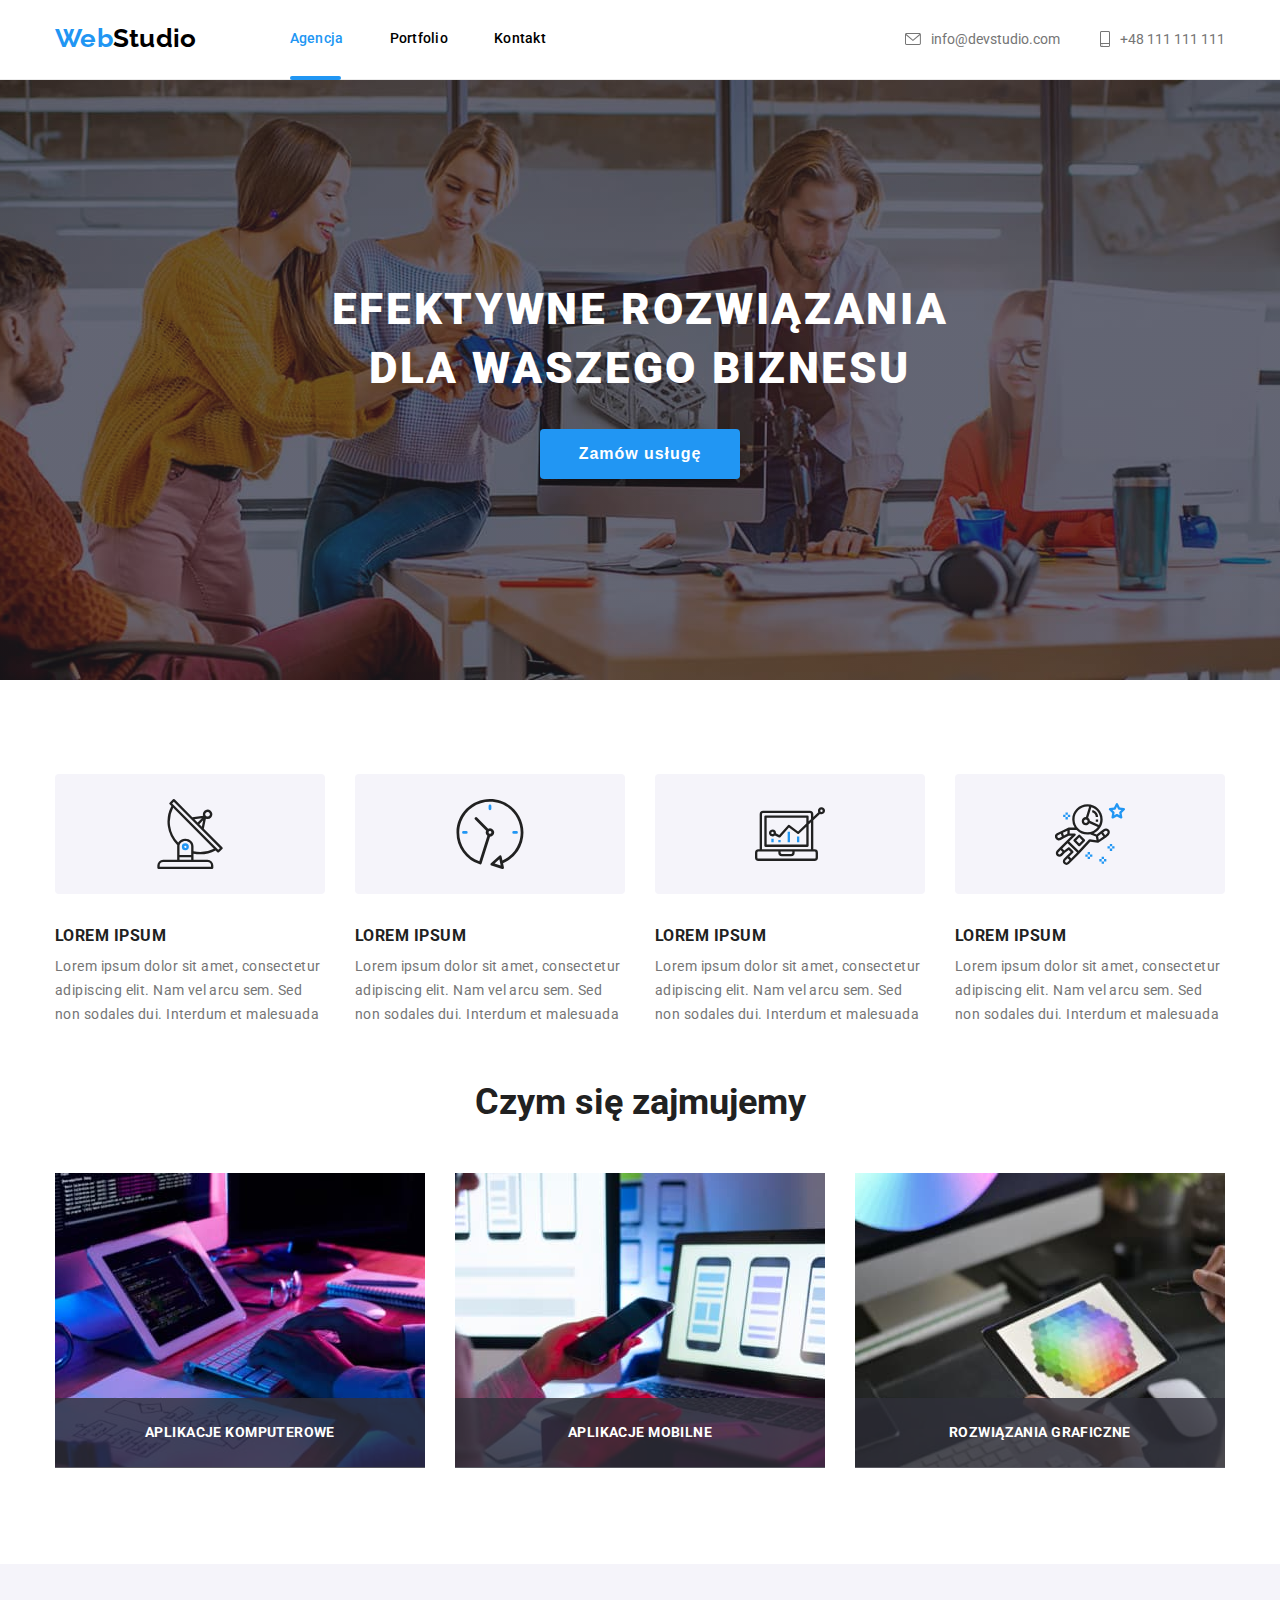
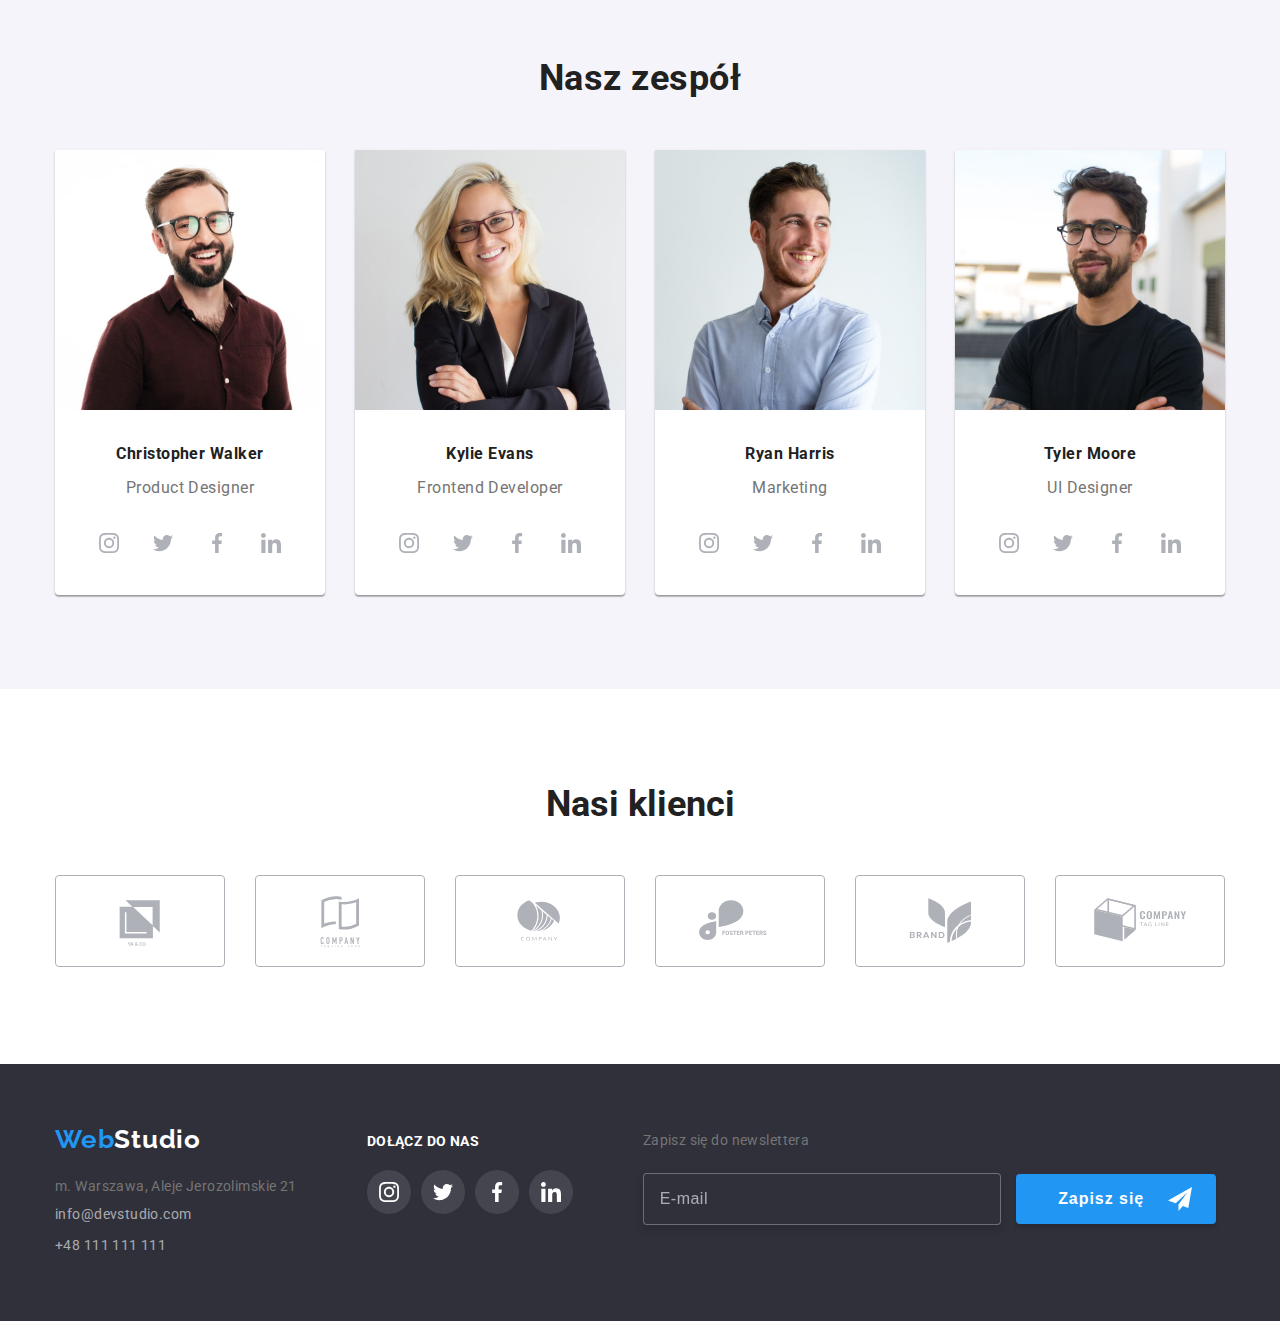
<file: index.html>
<!DOCTYPE html>
<html lang="pl">
  <head>
    <meta charset="UTF-8">
    <meta http-equiv="X-UA-Compatible" content="IE=edge">
    <meta name="viewport" content="width=device-width, initial-scale=1.0">
    <title>hw6-main page</title>
    <link
      rel="stylesheet"
      href="https://cdnjs.cloudflare.com/ajax/libs/modern-normalize/1.1.0/modern-normalize.min.css"
      integrity="sha512-wpPYUAdjBVSE4KJnH1VR1HeZfpl1ub8YT/NKx4PuQ5NmX2tKuGu6U/JRp5y+Y8XG2tV+wKQpNHVUX03MfMFn9Q=="
      crossorigin="anonymous"
      referrerpolicy="no-referrer"
    >
    <link rel="stylesheet" href="./css/styles.css">

    <link rel="preconnect" href="https://fonts.googleapis.com">
    <link rel="preconnect" href="https://fonts.gstatic.com" crossorigin>
    <link 
    href="https://fonts.googleapis.com/css2?family=Raleway:wght@700&family=Roboto:ital,wght@0,500;0,700;0,900;1,400&display=swap" rel="stylesheet">
</head>
<body>
  <header class="header">
    <section class="container">

      <nav class="navigation">
        
        <ul class="navigation-list">

          <li><a class="logo" href="./index.html"><span class="blue">Web</span>Studio</a></li>
          <li>
            <a
            class="agencja-active-line"
            href="./index.html">
            <span>Agencja</span>
          </a>
        </li>
          <li class="link-portfolio"><a href="./portfolio.html" class="link">Portfolio</a></li>
          <li class="link-kontakt"><a href="#" class="link">Kontakt</a></li>
        </ul>
    
      <ul class="header-link">
        <li class="header-icon">
          <a href="mailto:info@devstudio.com" class="contact">  
          <svg class="envelope" width="16" height="12">
            <use href="./images/icon.svg#icon-envelope"></use>
          </svg>
          <span>info@devstudio.com</span>
        </a>
        </li>  

        <li class="header-icon">
          <a href="tel:48111111111" class="contact">  
          <svg class="smart" width="10" height="16">
            <use href="./images/icon.svg#icon-smartphone"></use>
          </svg>
          <span>+48 111 111 111</span>
        </a>
        </li>       
      </ul>
    </nav>
</section>
</header>

<section class="efect-section">
  <div class="container">
    <p class="efect-tittle">
      EFEKTYWNE ROZWIĄZANIA <br />
      DLA WASZEGO BIZNESU
    </p>
    <button class="efect-button-dark-bground" type="button" data-modal-open>
      Zamów usługę
    </button>
  </div>
</section>

  <section class="icons-item">
    <div class="container">
  
      <ul class="lorem">
  
        <li class="icons-background">
          <div>
            <svg class="icons" width="70" height="70">
              <use href="./images/icon.svg#icon-antenna"></use>
            </svg>
          </div>  
        <h3 class="title-l">LOREM IPSUM</h3>
        <p class="txt-l">
          Lorem ipsum dolor sit amet, consectetur adipiscing elit. Nam vel arcu sem. Sed non sodales dui. Interdum et malesuada</p>
      </li>

      <li class="icons-background">
        <div>
          <svg class="icons" width="70" height="70">
            <use href="./images/icon.svg#icon-clock"></use>
          </svg>
        </div>
        <h3 class="title-l">LOREM IPSUM</h3>
        <p class="txt-l">
          Lorem ipsum dolor sit amet, consectetur adipiscing elit. Nam vel arcu sem. Sed non sodales dui. Interdum et malesuada
        </p>
      </li> 

     <li class="icons-background">
      <div>
          <svg class="icons" width="70" height="70">
            <use href="./images/icon.svg#icon-diagram"></use>
          </svg>
        </div>
        <h3 class="title-l">LOREM IPSUM</h3>
        <p class="txt-l">Lorem ipsum dolor sit amet, consectetur adipiscing elit. Nam vel arcu sem. Sed non sodales dui. Interdum et malesuada</p>
      </li>  
      
      <li class="icons-background">
        <div>
          <svg class="icons" width="70" height="70">
            <use href="./images/icon.svg#icon-astronaut"></use>
          </svg>
        </div>
        <h3 class="title-l">LOREM IPSUM</h3>
        <p class="txt-l">Lorem ipsum dolor sit amet, consectetur adipiscing elit. Nam vel arcu sem. Sed non sodales dui. Interdum et malesuada</p>
      </li> 
    
    </ul>
    </div>
    </section>

    <section class="container">

      <div class="images">

      <h2 class="images-title">Czym się zajmujemy</h2>
        <ul class="images-all">

          <li class="fot">
        <img 
          src="./images/images-1/computer-keyboard1.jpg" 
          alt="keyboard" width="370" height="294">
          <p class="fot-opis">Aplikacje komputerowe</p>
        </li>

        <li class="fot">
          <img 
          src="./images/images-1/IPhone2.jpg" 
          alt="IPhone" width="370" height="294">
            <p class="fot-opis">Aplikacje mobilne</p>
          </li>

          <li class="fot">
            <img 
            src="./images/images-1/colors3.jpg" 
            alt="colors" width="370" height="294">
              <p class="fot-opis">Rozwiązania graficzne</p>
            </li>
      </ul>
      </div>
    </section>

<section class="team">
      <div class="container">
      <h2 class="team-title">Nasz zespół</h2>
      <ul class="teams">
        <li class="foto">
          <img src="./images/images-team2/christopher-walker1.jpg" alt="Christopher Walker" width="270" height="260">
          <h4 class="name">Christopher Walker</h4>
          <p class="job">Product Designer</p>
          <div class="team-icon-svg">
              <div class="bg-team-icon-svg">
                <svg class="team-icon" width="20" height="20">
                  <use href="./images/icon.svg#icon-instagram"></use>
                </svg>
              </div>
              <div class="bg-team-icon-svg">
                <svg class="team-icon" width="20" height="20">
                  <use href="./images/icon.svg#icon-twitter"></use>
                </svg>
              </div>
              <div class="bg-team-icon-svg">
                <svg class="team-icon" width="20" height="20">
                  <use href="./images/icon.svg#icon-facebook"></use>
                </svg>
              </div>
              <div class="bg-team-icon-svg">
                <svg class="team-icon" width="20" height="20">
                  <use href="./images/icon.svg#icon-linkedin"></use>
                </svg>
              </div>
              </div>
          </li>
        <li class="foto">
          <img src="./images/images-team2/kylie-evans2.jpg" alt="Kylie Evans" width="270" height="260">
          <h4 class="name">Kylie Evans</h4>
          <p class="job">Frontend Developer</p>
        <div class="team-icon-svg">
          <div class="bg-team-icon-svg">
            <svg class="team-icon" width="20" height="20">
              <use href="./images/icon.svg#icon-instagram"></use>
            </svg>
          </div>
          <div class="bg-team-icon-svg">
            <svg class="team-icon" width="20" height="20">
              <use href="./images/icon.svg#icon-twitter"></use>
            </svg>
          </div>
          <div class="bg-team-icon-svg">
            <svg class="team-icon" width="20" height="20">
              <use href="./images/icon.svg#icon-facebook"></use>
            </svg>
          </div>
          <div class="bg-team-icon-svg">
            <svg class="team-icon" width="20" height="20">
              <use href="./images/icon.svg#icon-linkedin"></use>
            </svg>
          </div>
      </div>
      </li>
        <li class="foto">
          <img src="./images/images-team2/ryan-harris3.jpg" alt="Ryan Harris" width="270" height="260">
          <h4 class="name">Ryan Harris</h4>
          <p class="job">Marketing</p>
          <div class="team-icon-svg">
            <div class="bg-team-icon-svg">
              <svg class="team-icon" width="20" height="20">
                <use href="./images/icon.svg#icon-instagram"></use>
              </svg>
            </div>
            <div class="bg-team-icon-svg">
              <svg class="team-icon" width="20" height="20">
                <use href="./images/icon.svg#icon-twitter"></use>
              </svg>
            </div>
            <div class="bg-team-icon-svg">
              <svg class="team-icon" width="20" height="20">
                <use href="./images/icon.svg#icon-facebook"></use>
              </svg>
            </div>
            <div class="bg-team-icon-svg">
              <svg class="team-icon" width="20" height="20">
                <use href="./images/icon.svg#icon-linkedin"></use>
              </svg>
            </div>
        </div>
      </li>
        <li class="foto">
          <img src="./images/images-team2/tyler-moore4.jpg" alt="Tyler Moore" width="270" height="260">
          <h4 class="name">Tyler Moore</h4>
          <p class="job">UI Designer</p>
          <div class="team-icon-svg">
            <div class="bg-team-icon-svg">
              <svg class="team-icon" width="20" height="20">
                <use href="./images/icon.svg#icon-instagram"></use>
              </svg>
            </div>
            <div class="bg-team-icon-svg">
              <svg class="team-icon" width="20" height="20">
                <use href="./images/icon.svg#icon-twitter"></use>
              </svg>
            </div>
            <div class="bg-team-icon-svg">
              <svg class="team-icon" width="20" height="20">
                <use href="./images/icon.svg#icon-facebook"></use>
              </svg>
            </div>
            <div class="bg-team-icon-svg">
              <svg class="team-icon" width="20" height="20">
                <use href="./images/icon.svg#icon-linkedin"></use>
              </svg>
            </div>
        </div>
        </li>
        </ul>
    </section>

    <section class="our-clients">
      <div class="container">

        <h2 class="our-clients-tittle">Nasi klienci</h2>

        <ul class="our-clients-logo-all">
          <li class="our-clients-logo">
            <a href="#" target="_blank" class="our-clients-link">
              <svg class="our-clients-icon" width="170" height="92">
                <use href="./images/icon.svg#icon-Client-1"></use>
              </svg>
            </a>
          </li>
          <li class="our-clients-logo">
            <a href="#" target="_blank" class="our-clients-link">
              <svg class="our-clients-icon" width="170" height="92">
                <use href="./images/icon.svg#icon-Client-2"></use>
              </svg>
            </a>
          </li>
          <li class="our-clients-logo">
            <a href="#" target="_blank" class="our-clients-link">
              <svg class="our-clients-icon" width="170" height="92">
                <use href="./images/icon.svg#icon-Client-3"></use>
              </svg>
            </a>
          </li>
          <li class="our-clients-logo">
            <a href="#" target="_blank" class="our-clients-link">
              <svg class="our-clients-icon" width="170" height="92">
                <use href="./images/icon.svg#icon-Client-4"></use>
              </svg>
            </a>
          </li>
          <li class="our-clients-logo">
            <a href="#" target="_blank" class="our-clients-link">
              <svg class="our-clients-icon" width="170" height="92">
                <use href="./images/icon.svg#icon-Client-5"></use>
              </svg>
            </a>
          </li>
          <li class="our-clients-logo">
            <a href="#" target="_blank" class="our-clients-link">
              <svg class="our-clients-icon" width="170" height="92">
                <use href="./images/icon.svg#icon-Client-6"></use>
              </svg>
            </a>
          </li>
        </ul>
      </div>
    </section>

      <footer class="footer">
    <section class="container"> 
      
      <ul class="footer-layout">
        <li>
      <p class="footer-logo"><span class="blue">Web</span>Studio</p>
      <address class="adress">
        <p>m. Warszawa, Aleje Jerozolimskie 21</p>
      </address>
      <div class="foot">     
        <a class="footer-mail" href="mailto:info@devstudio.com">info@devstudio.com</a><br />
        <a class="footer-tel" href="tel:48111111111">+48 111 111 111</a>
      </div>
    </li>
      <li>
        <p class="join-us">Dołącz do nas</p>
        <ul class="join-icon">
          <li class="footer-icon-svg">
            <div class="bg-footer-icon-svg">
              <svg class="footer-icon" width="20" height="20">
                <use href="./images/icon.svg#icon-instagram"></use>
              </svg>
            </div>
          </li>
          <li class="footer-icon-svg">
            <div class="bg-footer-icon-svg">
              <svg class="footer-icon" width="20" height="20">
                <use href="./images/icon.svg#icon-twitter"></use>
              </svg>
            </div>
          </li>
          <li class="footer-icon-svg">
            <div class="bg-footer-icon-svg">
              <svg class="footer-icon" width="20" height="20">
                <use href="./images/icon.svg#icon-facebook"></use>
              </svg>
            </div>
          </li>
            <li class="footer-icon-svg">
            <div class="bg-footer-icon-svg">
              <svg class="footer-icon" width="20" height="20">
                <use href="./images/icon.svg#icon-linkedin"></use>
              </svg>
            </div>
            </li>
    </ul>

<li>
<div class="newsletter">
  <p class="footer-paragraph">Zapisz się do newslettera</p>
  <div class="footer-icons-position">
    <form name="footer-news-letter" autocomplete="on" method="POST" validate>
      <!-- action="javascript:void(0);" -->
      <input
        class="news-letter-email"
        type="email"
        name="email"
        placeholder="E-mail"
        title="Podaj adres e-mail"
        pattern="
        ^(?P<local>[a-zA-Z0-9.!#$%&'*+/=?^_\x60{|}~-]+)@(?P<domain>[a-zA-Z0-9](?:[a-zA-Z0-9-]{0,61}[a-zA-Z0-9])?(?:\.[a-zA-Z0-9](?:[a-zA-Z0-9-]{0,61}[a-zA-Z0-9])?)*)$"
        required
      />
      <button class="news-letter-submit" type="submit">
        Zapisz się<svg class="news-letter-submit-svg" width="24" height="24">
          <use href="./images/icon2.svg#icon-icon-send"></use>
        </svg>
      </button>
    </form>
  </div>
</li>

</div>
</div>

</ul>
</section>
</footer>
    </body>

  
  
<!--Modal Window -->
<div class="backdrop is-hidden" data-modal>
<div class="modal">
  <button type="button" class="close-btn" data-modal-close>
    <svg width="20" height="20">
      <use href="./images/icon2.svg#icon-close-black"></use>
    </svg>
  </button>


  <div class="modal-container">
    <p class="modal-paragraph">Zostaw swoje dane w formularzu poniżej</p>
    <form name="zamow_usluge" autocomplete="on" method="POST" validate>
      <!-- action="javascript:void(0);" -->
      <label class="modal-label"
        >Imię
        <input
          class="modal-inputs"
          type="text"
          name="username"
          minlength="2"
          maxlength="50"
          pattern="^[a-zA-Z]+$"
          title="Podaj imię"
          autocomplete="name"
          placeholder=" "
          required
        /><svg class="modal-svg-pos" width="18" height="18">
          <use href="./images/icon2.svg#icon-person-black"></use>
        </svg>
      </label>

      <label class="modal-label">
        Telefon
        <input
          class="modal-inputs"
          type="tel"
          name="phone_number"
          title="Wprowadź numer telefonu opcjonalnie"
        /><svg class="modal-svg-pos" width="18" height="18">
          <use href="./images/icon2.svg#icon-phone-black"></use>
        </svg>
      </label>

      <label class="modal-label">
        Email
        <input
          class="modal-inputs"
          type="email"
          name="email"
          title="Podaj adres e-mail"
          pattern="
          ^(?P<local>[a-zA-Z0-9.!#$%&'*+/=?^_\x60{|}~-]+)@(?P<domain>[a-zA-Z0-9](?:[a-zA-Z0-9-]{0,61}[a-zA-Z0-9])?(?:\.[a-zA-Z0-9](?:[a-zA-Z0-9-]{0,61}[a-zA-Z0-9])?)*)$"
          placeholder=" "
          required
        /><svg class="modal-svg-pos" width="18" height="18">
          <use href="./images/icon2.svg#icon-email-black"></use>
        </svg>
      </label>

      <label class="modal-label-textarea"
        >Komentarz<textarea
          class="modal-inputs modal-textarea"
          name="feedback"
          rows="7"
          placeholder="Wprowadź tekst"
          title="Wprowadź informacje lub zapytaj"
        ></textarea>
      </label>
      <label class="modal-checkbox">
        <input class="modal-checkbox-style" type="checkbox" name="agreement" />Oświadczam iż
        akceptuję
        <a class="modal-links links_focus_settings" href="#" target="_blank">Regulamin</a
        >&nbspi&nbsp<a class="modal-links links_focus_settings" href="#" target="_blank"
          >Politykę Prywatności.</a
        >
      </label>
      <button class="modal-submit" type="submit">Wyślij</button>
    </form>
  </div>
</div>
</div>
<!-- Java Script scripts -->
<script src="js/modal.js"></script>


  </body>
</html>
</file>
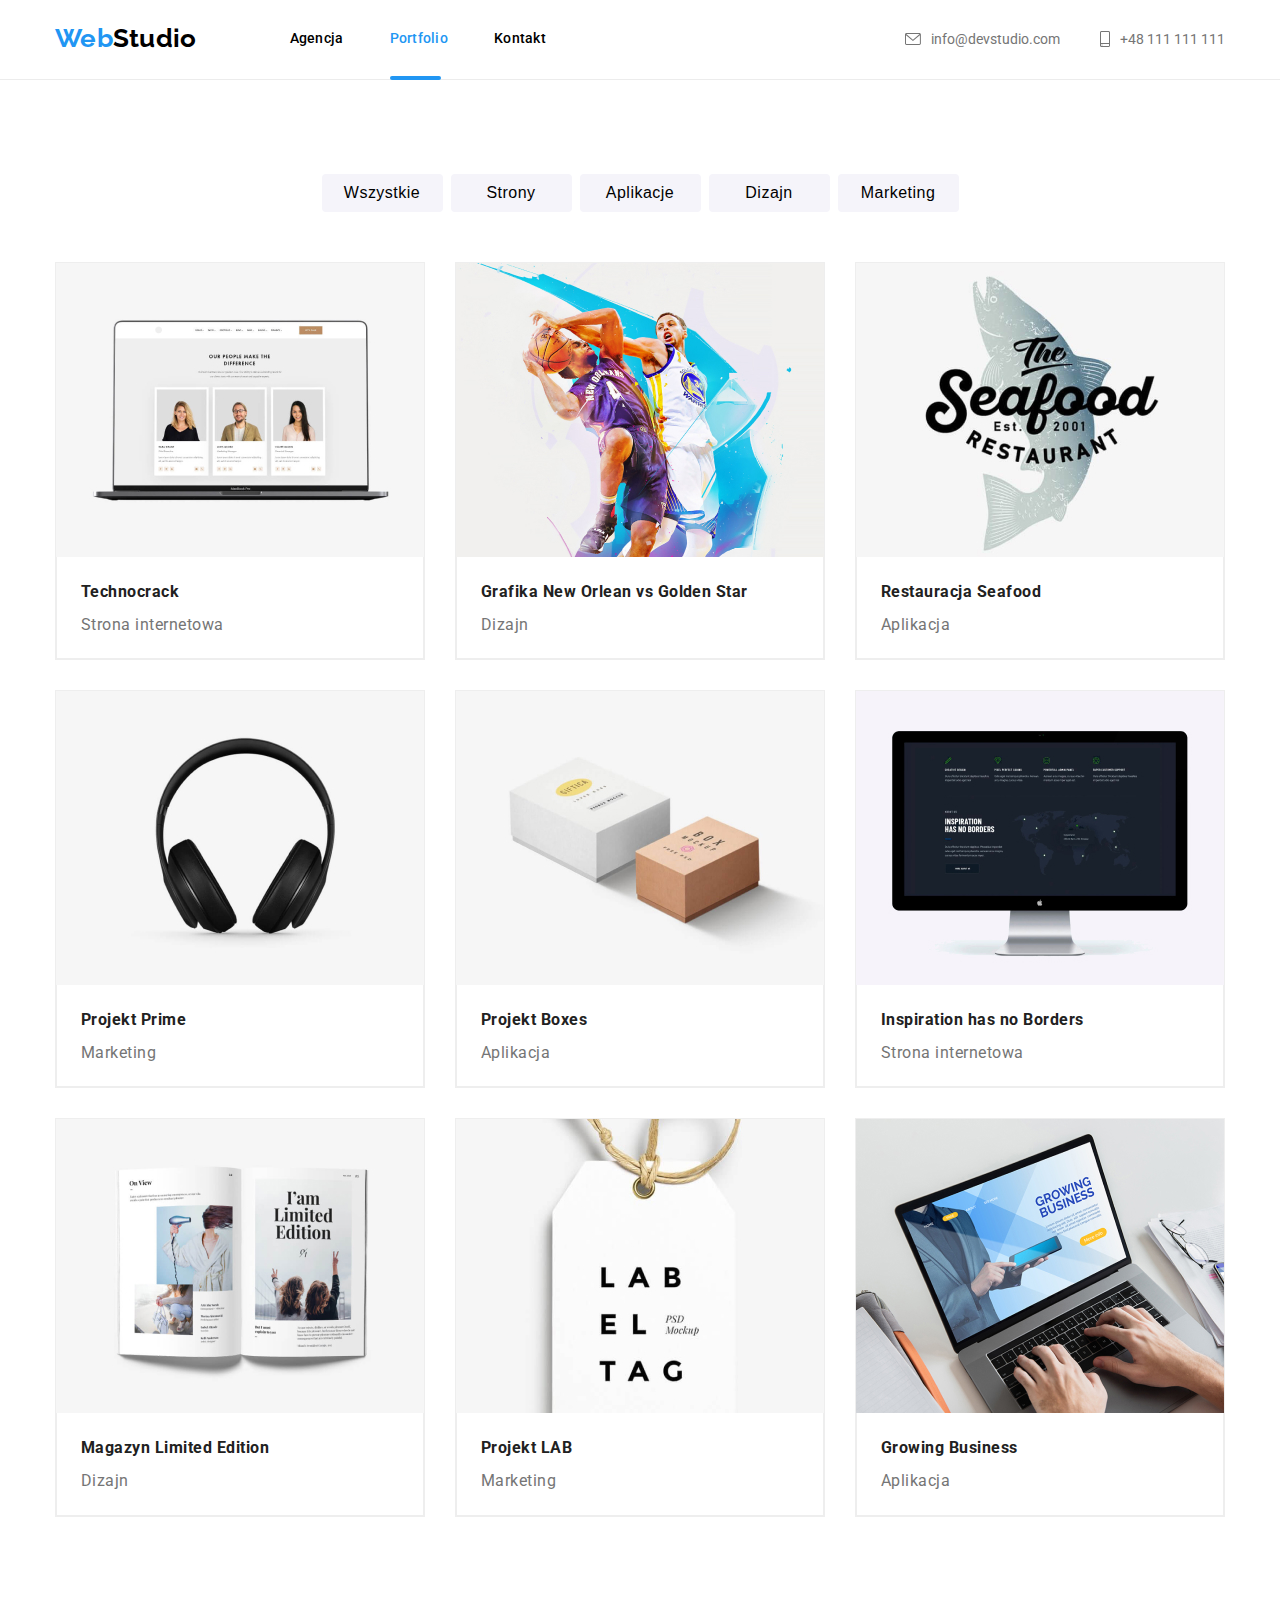
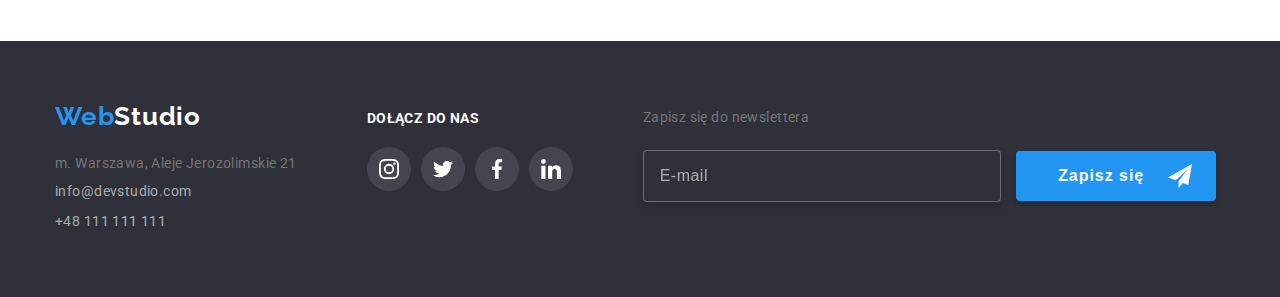
<file: portfolio.html>
<!DOCTYPE html>
<html lang="pl">
  <head>
    <meta charset="UTF-8">
    <meta http-equiv="X-UA-Compatible" content="IE=edge">
    <meta name="viewport" content="width=device-width, initial-scale=1.0">
    <title>hw6-main page</title>
    <link
      rel="stylesheet"
      href="https://cdnjs.cloudflare.com/ajax/libs/modern-normalize/1.1.0/modern-normalize.min.css"
      integrity="sha512-wpPYUAdjBVSE4KJnH1VR1HeZfpl1ub8YT/NKx4PuQ5NmX2tKuGu6U/JRp5y+Y8XG2tV+wKQpNHVUX03MfMFn9Q=="
      crossorigin="anonymous"
      referrerpolicy="no-referrer"
    >
    <link rel="stylesheet" href="./css/styles.css">

    <link rel="preconnect" href="https://fonts.googleapis.com">
    <link rel="preconnect" href="https://fonts.gstatic.com" crossorigin>
    <link 
    href="https://fonts.googleapis.com/css2?family=Raleway:wght@700&family=Roboto:ital,wght@0,500;0,700;0,900;1,400&display=swap" rel="stylesheet">
</head>
<body>
  <header class="header">
    <section class="container">

      <nav class="navigation">
        
        <ul class="navigation-list">
          <li><a class="logo" href="./index.html"><span class="blue">Web</span>Studio</a></li>
          <li class="link-agencja"><a href="./index.html" class="link">Agencja</a></li>
          <li class="link-portfolio">
            <a 
            class="portfolio-active-line"
            href="./portfolio.html">Portfolio</a></li>
          <li class="link-kontakt"><a href="#" class="link">Kontakt</a></li>
        </ul>
    
      <ul class="header-link">
        <li class="header-icon">
          <a href="mailto:info@devstudio.com" class="contact">  
          <svg class="envelope" width="16" height="12">
            <use href="./images/icon.svg#icon-envelope"></use>
          </svg>
          <span>info@devstudio.com</span>
        </a>
        </li>  

        <li class="header-icon">
          <a href="tel:48111111111" class="contact">  
          <svg class="smart" width="10" height="16">
            <use href="./images/icon.svg#icon-smartphone"></use>
          </svg>
          <span>+48 111 111 111</span>
        </a>
        </li>       
      </ul>
    </nav>
</section>
</header>

  <section class="container">
    <nav class="buttons">
        <ul class="cursor">
          <li><button class="cursor-button" type="button">Wszystkie</button></li>
          <li><button class="cursor-button" type="button">Strony</button></li>
          <li><button class="cursor-button" type="button">Aplikacje</button></li>
          <li><button class="cursor-button" type="button">Dizajn</button></li>
          <li><button class="cursor-button" type="button">Marketing</button></li>        
      </ul>
      </nav>
  </section>

    <!-- portfolio -->

    <section class="container">
      <ul class="all-cards overlay-setup">

        <li class="card">
          <img class="imgs" src="./images/1-Technocrack.jpg" alt="Technocrack" width="370" height="294">
        <div class="overlay-box">
          Technocrack jest popularną platformą wykorzystywaną do rozpowszechniania koronawirusa.
          Firmy wykorzystują tę platformę do celów szpiegowskich i ataków na niezabezpieczone
          serwery konkurencji
        </div>
        <div class="overlay-position">
          <h4 class="card-1">Technocrack</h4>
          <p class="card-2">Strona internetowa</p>
        </div>
        </li>

        <li class="card">
          <img src="./images/2-imgGrafikaNewOrleanvsGoldenStar.jpg" alt="Grafika New Orlean vs GoldenStar" width="370" height="294">
        <div class="overlay-box">
          Technocrack jest popularną platformą wykorzystywaną do rozpowszechniania koronawirusa.
          Firmy wykorzystują tę platformę do celów szpiegowskich i ataków na niezabezpieczone
          serwery konkurencji
        </div>
        <div class="overlay-position">
          <h4 class="card-1">Grafika New Orlean vs Golden Star</h4>
          <p class="card-2">Dizajn</p>
        </div>
        </li>

        <li class="card">
          <img src="./images/3-RestauracjaSeafood.jpg" alt="Restauracja Seafood" width="370" height="294">
        <div class="overlay-box">
          Technocrack jest popularną platformą wykorzystywaną do rozpowszechniania koronawirusa.
          Firmy wykorzystują tę platformę do celów szpiegowskich i ataków na niezabezpieczone
          serwery konkurencji
        </div>
        <div class="overlay-position">
          <h4 class="card-1">Restauracja Seafood</h4>
          <p class="card-2">Aplikacja</p>
        </div>
        </li>
        
        <li class="card">
          <img src="./images/4-ProjektPrime.jpg" alt="Projekt Prime" width="370" height="294">
          <div class="overlay-box">
          Technocrack jest popularną platformą wykorzystywaną do rozpowszechniania koronawirusa.
          Firmy wykorzystują tę platformę do celów szpiegowskich i ataków na niezabezpieczone
          serwery konkurencji
        </div>
        <div class="overlay-position">
          <h4 class="card-1">Projekt Prime</h4>
          <p class="card-2">Marketing</p>
        </div>
        </li>

        <li class="card">
          <img src="./images/5-ProjektBoxes.jpg" alt="Projekt Boxes" width="370" height="294">
          <div class="overlay-box">
          Technocrack jest popularną platformą wykorzystywaną do rozpowszechniania koronawirusa.
          Firmy wykorzystują tę platformę do celów szpiegowskich i ataków na niezabezpieczone
          serwery konkurencji
        </div>
        <div class="overlay-position">
          <h4 class="card-1">Projekt Boxes</h4>
          <p class="card-2">Aplikacja</p>
        </div>
        </li>

        <li class="card">
          <img src="./images/6-InspirationHasnoBorders.jpg" alt="Inspiration Hasno Borders" width="370" height="294">
          <div class="overlay-box">
          Technocrack jest popularną platformą wykorzystywaną do rozpowszechniania koronawirusa.
          Firmy wykorzystują tę platformę do celów szpiegowskich i ataków na niezabezpieczone
          serwery konkurencji
        </div>
        <div class="overlay-position">
          <h4 class="card-1">Inspiration has no Borders</h4>
          <p class="card-2">Strona internetowa</p>
        </div>
        </li>

        <li class="card">
          <img src="./images/7-MagazynLimitedEdition.jpg" alt="Magazyn Limited Edition" width="370" height="294">
          <div class="overlay-box">
          Technocrack jest popularną platformą wykorzystywaną do rozpowszechniania koronawirusa.
          Firmy wykorzystują tę platformę do celów szpiegowskich i ataków na niezabezpieczone
          serwery konkurencji
        </div>
        <div class="overlay-position">
          <h4 class="card-1">Magazyn Limited Edition</h4>
          <p class="card-2">Dizajn</p>
        </div>
        </li>

        <li class="card">
          <img src="./images/8-ProjektLAB.jpg" alt="Projekt LAB" width="370" height="294">
          <div class="overlay-box">
          Technocrack jest popularną platformą wykorzystywaną do rozpowszechniania koronawirusa.
          Firmy wykorzystują tę platformę do celów szpiegowskich i ataków na niezabezpieczone
          serwery konkurencji
        </div>
        <div class="overlay-position">
          <h4 class="card-1">Projekt LAB</h4>
          <p class="card-2">Marketing</p>
        </div>
      </li>

      <li class="card">
        <img src="./images/9-GrowingBusiness.jpg" alt="Growing Business" width="370" height="294">        <div class="overlay-box">
        Technocrack jest popularną platformą wykorzystywaną do rozpowszechniania koronawirusa.
        Firmy wykorzystują tę platformę do celów szpiegowskich i ataków na niezabezpieczone
        serwery konkurencji
      </div>
      <div class="overlay-position">
        <h4 class="card-1">Growing Business</h4>
        <p class="card-2">Aplikacja</p>
      </div>
    </li>
      </ul>
    </section>

    <footer class="footer">
      <section class="container"> 
        
        <ul class="footer-layout">
          <li>
        <p class="footer-logo"><span class="blue">Web</span>Studio</p>
        <address class="adress">
          <p>m. Warszawa, Aleje Jerozolimskie 21</p>
        </address>
        <div class="foot">     
          <a class="footer-mail" href="mailto:info@devstudio.com">info@devstudio.com</a><br />
          <a class="footer-tel" href="tel:48111111111">+48 111 111 111</a>
        </div>
      </li>
        <li>
          <p class="join-us">Dołącz do nas</p>
          <ul class="join-icon">
            <li class="footer-icon-svg">
              <div class="bg-footer-icon-svg">
                <svg class="footer-icon" width="20" height="20">
                  <use href="./images/icon.svg#icon-instagram"></use>
                </svg>
              </div>
            </li>
            <li class="footer-icon-svg">
              <div class="bg-footer-icon-svg">
                <svg class="footer-icon" width="20" height="20">
                  <use href="./images/icon.svg#icon-twitter"></use>
                </svg>
              </div>
            </li>
            <li class="footer-icon-svg">
              <div class="bg-footer-icon-svg">
                <svg class="footer-icon" width="20" height="20">
                  <use href="./images/icon.svg#icon-facebook"></use>
                </svg>
              </div>
            </li>
              <li class="footer-icon-svg">
              <div class="bg-footer-icon-svg">
                <svg class="footer-icon" width="20" height="20">
                  <use href="./images/icon.svg#icon-linkedin"></use>
                </svg>
              </div>
              </li>
      </ul>
  
  <li>
  <div class="newsletter">
    <p class="footer-paragraph">Zapisz się do newslettera</p>
    <div class="footer-icons-position">
      <form name="footer-news-letter" autocomplete="on" method="POST" validate>
        <!-- action="javascript:void(0);" -->
        <input
          class="news-letter-email"
          type="email"
          name="email"
          placeholder="E-mail"
          title="Podaj adres e-mail"
          pattern="
          ^(?P<local>[a-zA-Z0-9.!#$%&'*+/=?^_\x60{|}~-]+)@(?P<domain>[a-zA-Z0-9](?:[a-zA-Z0-9-]{0,61}[a-zA-Z0-9])?(?:\.[a-zA-Z0-9](?:[a-zA-Z0-9-]{0,61}[a-zA-Z0-9])?)*)$"
          required
        />
        <button class="news-letter-submit" type="submit">
          Zapisz się<svg class="news-letter-submit-svg" width="24" height="24">
            <use href="./images/icon2.svg#icon-icon-send"></use>
          </svg>
        </button>
      </form>
    </div>
  </li>
  
  </div>
  </div>
  
  </ul>
  </section>
  </footer>
      </body>
      </html>
</file>
<file: css/styles.css>
:root {
    --color-white: rgba(255, 255, 255, 1);
    --color-white2: rgba(255, 255, 255, 0.6);
    --color-gray: rgba(245, 244, 250, 1);
    --color-gray2: rgba(117, 117, 117, 1);
    --color-dark: rgba(47, 48, 58, 1);
    --color-black: rgba(0, 0, 0, 1);
    --color-black2: rgba(33, 33, 33, 1);
    --color-blue: rgba(33, 150, 243, 1);
    --color-tlo1:rgba(47, 48, 58, 1);
    --color-fill: rgb(175, 177, 184);
    
}
*,
*::before,
*::after {
    box-sizing: border-box;
    margin: 0; padding: 0;
}
body {
    font-family: 'Roboto', sans-serif;
    color: var(--color-black2);
    background-color: var(--color-white);
    margin: 0px;
    padding: 0px;
    border: 0px;
    font-size: 14px;
}
.container {
    width: 100%;
    max-width: 1200px;
    margin: 0 auto;
    padding: 0 15px;
}
.header {
    padding-top: 24px;
    padding-bottom: 25px;
    border-bottom: 1px solid rgb(236, 236, 236);    
}
.logo {
    font-family: 'Raleway';
    font-weight: 700;
    font-size: 26px;
    color: var(--color-black);
    margin-right: 47px;
}
.logo .blue {
    color: var(--color-blue);
}
.link, .logo, 
.agencja-active-line,
.portfolio-active-line {
    text-decoration: none;
    color: #000;
}
.navigation {
    display: flex;
    justify-content: space-between;
}
.navigation-list {
    font-weight: 500;
    font-size: 14px;
    line-height: 1.14;
    letter-spacing: 0.02em;
    display: flex;
    list-style: none;
    gap: 46px; 
    align-items: center;
}
.agencja-active-line::after {
    content: "";
    background-color: var(--color-blue);
    width: 53px;
    height: 4px;
    width: 51px;
    border-radius: 2px;
    position: absolute;
    display: block;
    top: 76px;
}
.portfolio-active-line::after {
    content: "";
    background-color: var(--color-blue);
    width: 58px;
    height: 4px;
    width: 51px;
    border-radius: 2px;
    position: absolute;
    display: block;
    top: 76px;
}
.agencja-active-line,
.portfolio-active-line {
  color: var(--color-blue);
}
.header-link {
    display: flex;
}
.contact {
    display: flex;
    align-items: center;
    color: var(--color-gray2);
    text-decoration: none;
    gap: 10px;
    margin-left: 10px;
}
.header-icon {
    list-style: none;
    display: flex;
    align-items: center; 
    fill: var(--color-gray2);
    margin-left: 30px;
} 
.link:hover, .link:focus,
.contact:hover, .contact:focus,
.smart:hover, .smart:focus,
.envelope:hover, .envelope:focus
 {
    color:var(--color-blue); 
    fill: var(--color-blue);
    transition: box-shadow 250ms cubic-bezier(0.4, 0, 0.2, 1) 0s;
}
.efect-section, .img {     
    background-image: linear-gradient(
        to bottom,
        rgba(47, 48, 58, 0.4) 0%,
        rgba(47, 48, 58, 0.4) 50%
      ),
      url("../images/Img-efect.jpg");
    background-position: center;
    background-size: cover;
    background-repeat: no-repeat;
    max-width: 1600px;
    height: 600px;
    margin: 0 auto;
    color: var(--color-white);
    letter-spacing: 0.06em;
    text-align: center;
    padding: 200px 0;
  }
.efect-tittle {
    font-weight: 900;
    font-size: 44px;
    line-height: 1.36;
    text-align: center;
    letter-spacing: 0.06em;
    color: var(--color-white);
    text-align: center;
}
.efect-button-dark-bground {
    font-weight: 700;
    font-size: 16px;
    line-height: 1.9;
    text-align: center;
    letter-spacing: 0.06em;
    color: var(--color-white);
    width: 200px;
    height: 50px;
    background: var(--color-blue);
    box-shadow: 0px 4px 4px rgba(0, 0, 0, 0.15);
    border-radius: 4px;
    border: none;
    margin-top: 30px;
    cursor: pointer;
    transition: box-shadow 250ms cubic-bezier(0.4, 0, 0.2, 1) 0s;
}
.lorem {
    font-size: 14px;
    list-style: none;
    padding-top: 94px;
    padding-bottom: 94px;
    display: flex;
    gap: 30px;
    justify-content: space-between;    
}
.title-l {
   font-weight: 700;
   line-height: 1.14;
   letter-spacing: 0.03em;
    margin-bottom: 10px;
    padding-top: 30px;
}
p {
    font-weight: 400;
    line-height: 1.71;
    letter-spacing: 0.03em;
    color: var(--color-gray2);
}
.icons {
  margin: 25px 100px;
}
.icons-background {
    width: 270px;
    height: 120px;
    background: #F5F4FA;
    border-radius: 4px;
 }
.images {
  padding-top: 94px;
  margin-bottom: 94px;
}
.images-all {
  display: flex;
  gap: 30px;
  justify-content: space-between;
}
.images-title {
  text-align: center;
}
.fot {
  list-style: none;
  justify-content: space-between;
  margin-top: 50px;
  position: relative;
}
.fot-opis {
    position: absolute;
    bottom: 2px;
    left: 0;
    width: 370px;
    padding-top: 27px;
    padding-bottom: 27px;
    font-weight: 700;
    font-size: 14px;
    line-height: 1.14;
    text-align: center;
    letter-spacing: 0.03em;
    text-transform: uppercase;
    color: var(--color-white);
    background: rgba(47, 48, 58, 0.8);
}
.team {
    font-size: 16px;
    line-height: 1.18;
    text-align: center;
    letter-spacing: 0.03em;
    background: var(--color-gray);
}
.team-title {
    padding-top: 94px;
}
.team-title,
.images-title {
    font-weight: 700;
    font-size: 36px;
    line-height: 1.16;   
}
.teams {
    list-style: none;
    display: flex;
    justify-content: space-between;
}
.name {
    margin-top: 30px;
    margin-bottom: 10px;
}
.job {
    font-weight: 400;
    color: var(--color-gray2);
    padding-bottom: 20px;
}
.foto {
    background-color: var(--color-white);
    box-shadow: 0px 1px 3px rgba(0, 0, 0, 0.12), 0px 1px 1px rgba(0, 0, 0, 0.14),
        0px 2px 1px rgba(0, 0, 0, 0.2);
    border-radius: 0px 0px 4px 4px;
    margin-top: 50px;
    margin-bottom: 94px; 
    transition: color 250ms cubic-bezier(0.4, 0, 0.2, 1);
}
.team-icon-svg {
    display: flex;
    justify-content: space-between;
    fill: var(--color-fill);
    margin: 0 auto;
    align-items: center;
    padding-left: 32px;
    padding-right: 32px;
    padding-bottom: 30px;
    list-style: none;
}
.bg-team-icon-svg {
    list-style: none;
    display: flex;
    justify-content: space-between;
    align-items: center;
    border-radius: 50%;
    width: 44px;
    height: 44px;
}
.bg-team-icon-svg:hover {
    fill: var(--color-white);
    background-color: var(--color-blue);
}
.team-icon {
    margin: 12px;
}
/* Portfolio */
.cursor {
    list-style: none;
    display: flex;
    gap: 8px; 
    align-items: center;
    justify-content: center;
}
.buttons {
    padding-top: 94px;
    padding-bottom: 50px;
}
.cursor-button {
    font-weight: 500;
    font-size: 16px;
    line-height: 1.14;
    text-align: center;
    letter-spacing: 0.03em;
    width: 121px;
    height: 38px;
    left: 510px;
    top: 174px;
    background-color: var(--color-gray);
    border: none;
    border-radius: 4px;
    cursor: pointer;
}
.cursor-button:hover, .cursor-button:focus {
    color: var(--color-white);
    background-color: var(--color-blue);
    box-shadow: 0px 3px 1px rgba(0, 0, 0, 0.1), 0px 1px 2px rgba(0, 0, 0, 0.08), 0px 2px 2px rgba(0, 0, 0, 0.12);    
}
.all-cards {
    font-weight: 700;
    font-size: 18px;
    line-height: 1.8;
    letter-spacing: 0.06em;
    list-style: none;  
    display: flex;
    flex-wrap: wrap;
    list-style: none;
    justify-content: space-between;
    margin-bottom: 94px;
} 
.card {
    display: block;
    background:var(--color-white);
    border: 1px solid rgb(238, 238, 238);
    margin-bottom: 30px;
    }
.card-1 {
    list-style: none;
   font-size: 16px;
   line-height: 1.875;
   letter-spacing: 0.03em;
    margin-top: 0px;
    margin-bottom: 4px;  
}
.card-2 {
    font-weight: 400;
    font-size: 16px;   
    letter-spacing: 0.03em;    
    color: var(--color-gray2);
       
}
.card:hover, .card:focus {
  background: #FFFFFF;
  border: 1px solid #EEEEEE;
  box-shadow: 0px 1px 1px rgba(0, 0, 0, 0.12), 
  0px 4px 4px rgba(0, 0, 0, 0.06), 1px 4px 6px rgba(0, 0, 0, 0.16);
} 
.overlay-position {
 padding-left: 24px;
 padding-top: 20px;
 padding-bottom: 20px;
  position: relative;
  z-index: 1;
  width: 100%;
  border-right: 1px solid #eeeeee;
  border-bottom: 1px solid #eeeeee;
  border-left: 1px solid #eeeeee;
  background-color: var(--color-white);
}
.overlay-setup > li {
  position: relative;
  overflow: hidden;
}
.overlay-box {
  position: absolute;
  top: 0;
  left: 0;
  transform: translateY(100%);
  padding-top: 49px;
  padding-bottom: 49px;
  padding-left: 24px;
  padding-right: 45px;
  font-weight: 400;
  font-style: normal;
  font-size: 18px;
  line-height: 1.55;
  letter-spacing: 0.03em;
  color: var(--color-white);
  background: rgba(33, 150, 243, 0.9);
  transition: transform 250ms linear;
   border-top: 1px solid #eeeeee;
  color: var(--color-white);
}
.overlay-setup > li {
  width: 370px;
  font-size: 0;
  transition: box-shadow 250ms cubic-bezier(0.4, 0, 0.2, 1) 0s;
}
.overlay-setup > li:hover,
.overlay-setup > li:hover .overlay-box {
  transform: translateY(0);
}

/* Nasi klienci */
.our-clients-tittle {
    font-size: 36px;
    font-weight: 700;
    text-align: center;
    line-height: 1.17;
    padding-bottom: 50px;
}
.our-clients {
    padding-top: 94px;
    padding-bottom: 94px;
}
.our-clients-logo-all {
    display: flex;
    list-style: none;
    justify-content: space-between;
}
.our-clients-icon {
    border: var(--color-fill) 1px solid;
    border-radius: 4px;
    width: 170px;
    height: 92px;
    fill: var(--color-fill);
}
.our-clients-icon:hover, .our-clients-icon:focus {
    border: var(--color-blue) 1px solid;
    border-radius: 4px;
    width: 170px;
    height: 92px;
    fill: var(--color-blue);
}
.footer {
    background: var(--color-dark);
    padding-top: 60px;
    padding-bottom: 60px;
    font-weight: 400;
    font-size: 14px;
    line-height: 2.2;
    letter-spacing: 0.03em;
    display: flex;
    font-style: normal;
    }
.adress {
    font-style: normal;
}
.footer-logo {
    font-family: 'Raleway';
    font-weight: 700;
    font-size: 26px;
    line-height: 1.19;
    letter-spacing: 0.03em;
    color: var(--color-white);
    margin-bottom: 20px;
}
.footer-logo .blue {
    color: var(--color-blue);
}
.footer-mail, .footer-tel {    
    color: var(--color-white2);
    text-decoration: none;
}
.footer-icon-svg {
    display: flex;
    fill: var(--color-white);
    border-radius: 50%;
    background: rgba(255, 255, 255, 0.1);
    width: 44px;
    height: 44px;
    padding-right: 32px;
    padding-bottom: 30px;
    list-style: none;
}
.join-us {
    color: var(--color-white);
    font-weight: 700;
    font-size: 14px;
    line-height: 1.14;
    letter-spacing: 0.03em;
    text-transform: uppercase;
    padding-top: 10px;
    padding-bottom: 20px;
    margin-left: 70px;
}
.footer-layout {
     display: flex;
    list-style: none;
}
.join-icon {
    display: flex;
    gap: 10px;
    margin-left: 70px;
}
.bg-footer-icon-svg {
    list-style: none;
    display: flex;
    justify-content: space-between;
    align-items: center;
    border-radius: 50%;
    width: 44px;
    height: 44px;
}
.bg-footer-icon-svg:hover {
    fill: var(--color-white);
    background-color: var(--color-blue);
    transition: box-shadow 250ms cubic-bezier(0.4, 0, 0.2, 1) 0s;
}
.footer-icon {
    margin: 12px;
}

.newsletter {
  padding-top: 5px;
  margin-left: 70px;
}
.footer-icons-position {
    padding-top: 20px;
    display: flex;
    justify-content: center;
    column-gap: 10px;
  }
  
  .footer-icon-box {
    display: flex;
    justify-content: center;
    align-items: center;
    height: 44px;
    width: 44px;
    border-radius: 50%;
    fill: var(--color-white);
    background-color: rgba(255, 255, 255, 0.1);
    transition: fill 250ms cubic-bezier(0.4, 0, 0.2, 1) 0s,
      background-color 250ms cubic-bezier(0.4, 0, 0.2, 1) 0s;
  }
  
  .footer-icon-box:focus,
  .footer-icon-box:hover {
    fill: var(--color-white);
    background-color: var(--color-blue);
  }

/*Footer form news letter */

.news-letter-email {
    margin-right: 12px;
    padding-top: 15px;
    padding-bottom: 15px;
    padding-left: 16px;
    outline: none;
    width: 358px;
    border: 1px solid rgba(255, 255, 255, 0.3);
    filter: drop-shadow(0px 4px 4px rgba(0, 0, 0, 0.15));
    border-radius: 4px;
    background-color: var(--color-dark);
    font-size: 16px;
    line-height: 1.25;
    letter-spacing: 0.03em;
    color: rgba(255, 255, 255, 0.6);
  }
  
  .news-letter-email::placeholder {
    font-size: 16px;
    line-height: 1, 25px;
    letter-spacing: 0.03em;
    color: rgba(255, 255, 255, 0.6);
  }
  
  .news-letter-email:focus {
    border: 1px solid var(--color-blue);
    border-radius: 4px;
  }
  
  .news-letter-submit {
    position: relative;
    padding-top: 10px;
    padding-bottom: 10px;
    padding-left: 42px;
    width: 200px;
    background: var(--color-blue);
    box-shadow: 0px 4px 4px rgba(0, 0, 0, 0.15);
    border-radius: 4px;
    border: none;
    font-weight: 700;
    font-size: 16px;
    line-height: 1.875;
    letter-spacing: 0.06em;
    color: var(--color-white);
    text-align: left;
    fill: var(--color-white);
    cursor: pointer;
  }
  
  .news-letter-submit-svg {
    position: absolute;
    top: 13px;
    right: 24px;
  }
  
  /* Modal Window */
  
  .backdrop {
    position: fixed;
    left: 0;
    top: 0;
    width: 100%;
    height: 100%;
    background-color: rgba(0, 0, 0, 0.2);
    cursor: not-allowed;
    transition-property: visibility, opacity;
    transition-duration: 1s;
    opacity: 1;
  }
  .is-hidden {
    opacity: 0;
    pointer-events: none;
    visibility: hidden;
  }
  .modal {
    position: absolute;
    width: 528px;
    min-height: 581px;
    top: 50%;
    left: 50%;
    transform: translate(-50%, -50%);
    background-color: var(--color-white);
    box-shadow: 0px 1px 3px rgba(0, 0, 0, 0.12), 0px 1px 1px rgba(0, 0, 0, 0.14),
      0px 2px 1px rgba(0, 0, 0, 0.2);
    border-radius: 4px;
    cursor: initial;
    padding-top: 40px;
    padding-bottom: 40px;
  }
  .close-btn {
    position: absolute;
    top: 8px;
    right: 8px;
    width: 30px;
    height: 30px;
    padding-top: 3px;
    background-color: var(--color-white);
    border: 1px solid rgba(0, 0, 0, 0.1);
    border-radius: 50%;
    cursor: pointer;
    transition: fill 250ms cubic-bezier(0.4, 0, 0.2, 1) 0s;
  }
  .close-btn:focus,
  .close-btn:hover {
    fill: var(--color-blue);
  }
  .modal-container {
    width: 448px;
    margin: 0 auto;
  }
  .modal-paragraph {
    padding-bottom: 12px;
    font-weight: 700;
    font-size: 20px;
    line-height: 1.15;
    text-align: center;
    letter-spacing: 0.03em;
    color: var(--color-black2);
  }
  .modal-label {
    display: block;
    position: relative;
    font-size: 12px;
    line-height: 1.17;
    letter-spacing: 0.01em;
    color: var(--color-gray2);
    padding-bottom: 10px;
  }
  .modal-label-textarea {
    display: block;
    font-size: 12px;
    line-height: 1.17;
    letter-spacing: 0.01em;
    color: var(--color-gray2);
    padding-bottom: 20px;
  }
  .modal-svg-pos {
    position: absolute;
    top: 31px;
    left: 15px;
  }
  .modal-inputs {
    display: block;
    margin-top: 4px;
    padding-top: 15px;
    padding-bottom: 12px;
    padding-left: 42px;
    width: 100%;
    border: 1px solid rgba(33, 33, 33, 0.2);
    border-radius: 4px;
    font-size: 12px;
    /* line-height: 1.17px; */
    letter-spacing: 0.01em;
    color: rgba(117, 117, 117, 0.5);
    outline: none;
    transition: fill 250ms cubic-bezier(0.4, 0, 0.2, 1) 0s,
      border 250ms cubic-bezier(0.4, 0, 0.2, 1) 0s;
  }
  .modal-inputs:focus {
    border-color: var(--color-blue);
  }
  .modal-inputs:focus + svg {
    fill: var(--color-blue);
  }
  .modal-inputs::placeholder {
    color: rgba(117, 117, 117, 0.5);
  }
  .modal-inputs:not(:placeholder-shown):required:invalid {
    border-color: rgb(247, 207, 9);
  }
  .modal-textarea {
    padding-left: 15px;
    resize: none;
  }
  .modal-checkbox {
    display: block;
    position: relative;
    padding-bottom: 30px;
    padding-left: 10px;
    font-size: 14px;
    line-height: 1.71;
    letter-spacing: 0.03em;
    text-align: center;
    color: var(--color-gray2);
    cursor: pointer;
  }
  .modal-checkbox-style {
    -moz-appearance: none;
    -webkit-appearance: none;
    appearance: none;
  }
  .modal-checkbox-style:before {
    content: '';
    display: block;
    position: absolute;
    top: 3px;
    left: 10px;
    height: 150px;
    width: 160px;
    cursor: pointer;
    background-repeat: no-repeat;
    background-image: url('data:image/svg+xml,%3Csvg width="16" height="15" viewBox="0 0 16 15" fill="none" xmlns="http://www.w3.org/2000/svg"%3E%3Cpath id="Vector" d="M14.2222 1.66667V13.3333H1.77778V1.66667H14.2222ZM14.2222 0H1.77778C0.8 0 0 0.75 0 1.66667V13.3333C0 14.25 0.8 15 1.77778 15H14.2222C15.2 15 16 14.25 16 13.3333V1.66667C16 0.75 15.2 0 14.2222 0Z" fill="%23212121"/%3E%3C/svg%3E%0A');
  }
  .modal-checkbox-style:checked:before {
    content: '';
    display: block;
    position: absolute;
    top: 3px;
    left: 10px;
    height: 15px;
    width: 16px;
    cursor: pointer;
    background-repeat: no-repeat;
    background-image: url("data:image/svg+xml,%3Csvg width='16' height='15' viewBox='0 0 16 15' fill='none' xmlns='http://www.w3.org/2000/svg'%3E%3Cg id='icon check'%3E%3Crect id='Rectangle 11' width='16' height='15' rx='2' fill='%232196F3'/%3E%3Cpath id='Vector' d='M3.95703 7.75166L3.88825 7.68604L3.81923 7.75141L2.93123 8.59258L2.85486 8.66492L2.93097 8.73753L6.42671 12.0724L6.49574 12.1382L6.56476 12.0724L14.069 4.91352L14.1449 4.84116L14.069 4.76881L13.1873 3.92764L13.1183 3.86183L13.0493 3.92761L6.49577 10.1735L3.95703 7.75166Z' fill='white' stroke='white' stroke-width='0.2'/%3E%3C/g%3E%3C/svg%3E");
  }
  .modal-links {
    color: rgba(33, 150, 243, 1);
    transition: color 250ms cubic-bezier(0.4, 0, 0.2, 1) 0s;
  }
  .modal-links:focus,
  .modal-links:hover {
    color: rgba(33, 150, 243, 1);
  }
  .modal-links:visited {
    color: rgba(33, 150, 243, 1);
  }
  .modal-submit {
    display: block;
    margin: 0 auto;
    padding-top: 10px;
    padding-bottom: 10px;
    width: 200px;
    background: var(--color-blue);
    box-shadow: 0px 4px 4px rgba(0, 0, 0, 0.15);
    border: none;
    border-radius: 4px;
    font-weight: 700;
    font-size: 16px;
    line-height: 1.875;
    letter-spacing: 0.06em;
    color: var(--color-white);
    cursor: pointer;
  }
</file>
